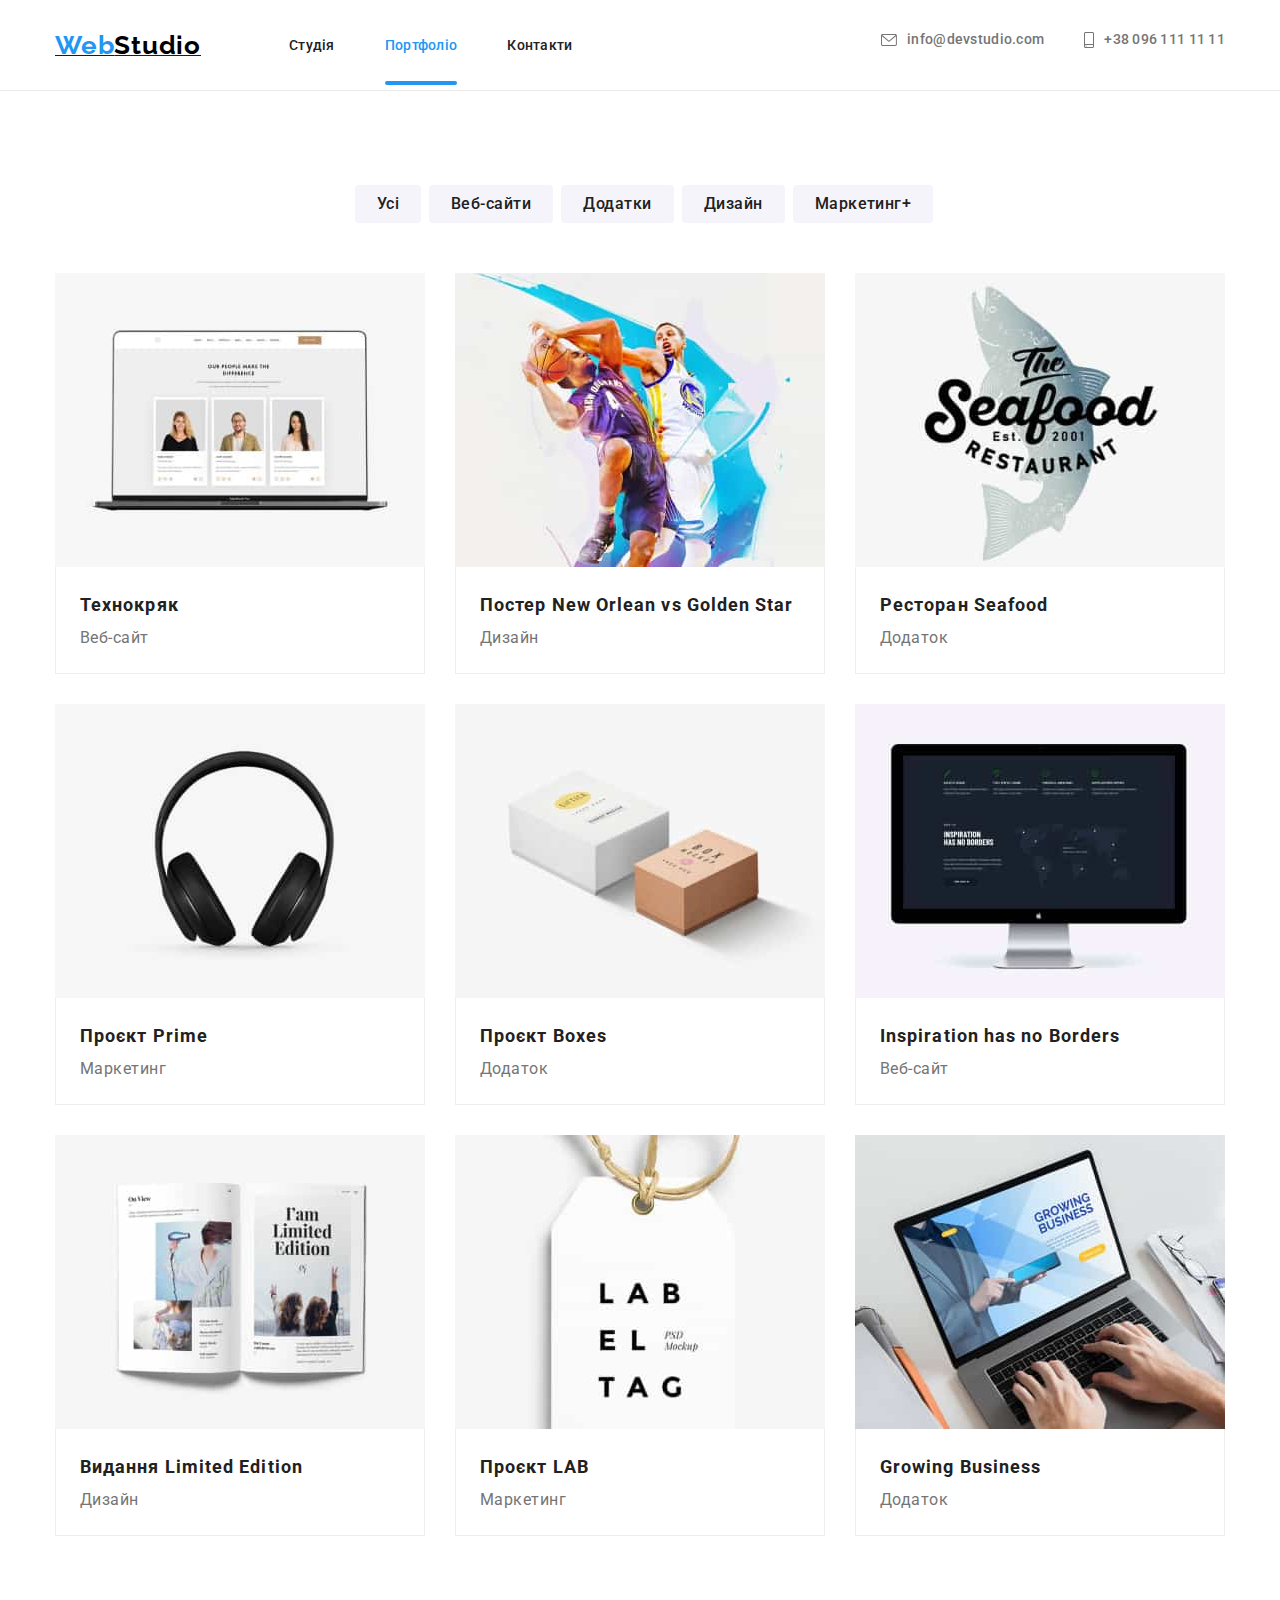
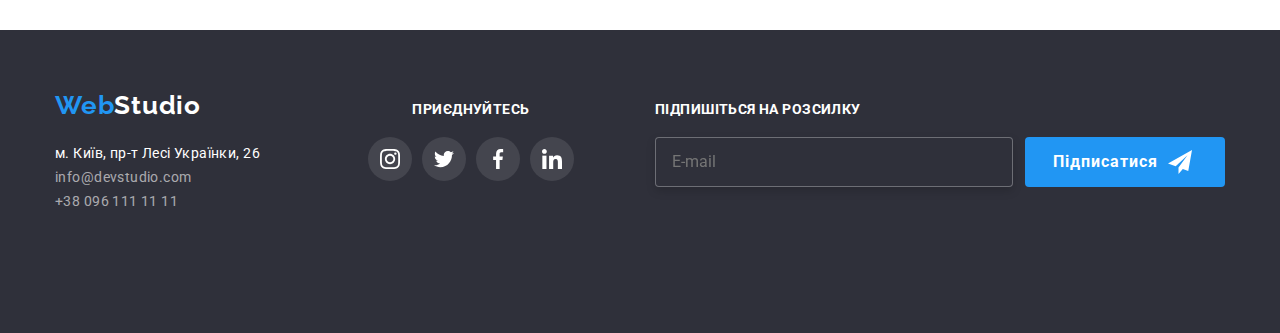
<file: portfolio.html>
<!DOCTYPE html>
<html lang="en">
<head>
    <meta charset="UTF-8">
    <meta http-equiv="X-UA-Compatible" content="IE=edge">
    <meta name="viewport" content="width=device-width, initial-scale=1.0">
    <title>WebStudio</title>
    <link href="https://fonts.googleapis.com/css2?family=Raleway:wght@700&family=Roboto:wght@400;500;700;900&display=swap"
        rel="stylesheet">
    <link rel="stylesheet" href="https://cdnjs.cloudflare.com/ajax/libs/modern-normalize/1.1.0/modern-normalize.min.css" />
    <link rel="stylesheet" href="./css/main.min.css"/>
    
</head>
<body>
    <!-- Шапка -->
<header class="header">
    <div class="container">
        <a href="/" ><span class="header__logo-web">Web</span><span class="header__logo-studio">Studio</span></a>
        <nav class="header__nav">
            <ul class="header__list list">
                <li class="header__item"><a class="header__link link list-active-link"
                        href="./index.html">Студія</a></li>
                <li class="header__item"><a class="header__link link current"
                        href="./portfolio.html">Портфоліо</a></li>
                <li class="header__item"><a class="header__link link" href="#">Контакти</a></li>
            </ul>
        </nav>
        <ul class="header__contacts list">
            <li><a class="header__mail link" href="mailto:info@devstudio.com">
                    <svg class="header__icon" width="16" height="12">
                        <use href="./img/icons.svg#icon-envelope"></use>
                    </svg> info@devstudio.com</a></li>
            <li><a class="header__tel link" href="tel:+380961111111">
                    <svg class="header__icon" width="10" height="16">
                        <use href="./img/icons.svg#icon-smartphone">

                        </use>
                    </svg>+38 096 111 11 11</a></li>
        </ul>
    </div>

</header>
    <main>
        <section class="portfolio">
            <div class="container">
                <h1 hidden>Портфолио</h1>
                
                <ul class="portfolio__menu">
                    <li><button class="button main-button" type="button">Усі</button> </li>
                    <li><button class="button main-button" type="button">Веб-сайти</button></li>
                    <li><button class="button main-button" type="button">Додатки</button></li>
                    <li><button class="button main-button" type="button">Дизайн</button></li>
                    <li><button class="button main-button" type="button">Маркетинг+</button></li>
                </ul>
                
                
                <ul class="portfolio__works works">
                    <li class="works__set">
                    
                        <div class="works__thumb">
                            <img src="./img/tehnokryak.jpg" alt="Експерты" width="370">
                            <div class="works__overlay">
                                <div class="works__overlay-text">
                                    <p class="works__text">Ресурс пропонує комплексні пропозиції з різним рівнем функціоналу та сервісів. Все
                                        це
                                        дозволить
                                        відвідувачу
                                        отримати
                                        вичерпні відомості про компанію чи приватну особу.
                                    </p>
                                </div>
                            </div>
                        </div>
                    
                        <div class="works__content">
                            <h2 class="works__pretitle">Технокряк</h2>
                            <p class="works__subtitle">Веб-сайт</p>
                        </div>
                    
                    
                    </li>
                    <li class="works__set">
                        <div class="works__thumb">
                            <img src="./img/Basketboll.jpg" alt="Баскетболисты" width="370">
                            <div class="works__overlay">
                                <div class="works__overlay-text">
                                    <p class="works__text">Ресурс пропонує комплексні пропозиції з різним рівнем функціоналу та сервісів. Все
                                        це
                                        дозволить
                                        відвідувачу
                                        отримати
                                        вичерпні відомості про компанію чи приватну особу.</p>
                                </div>
                            </div>
                    
                        </div>
                    
                        <div class="works__content">
                            <h2 class="works__pretitle">Постер New Orlean vs Golden Star</h2>
                            <p class="works__subtitle">Дизайн</p>
                        </div>
                    </li>
                    <li class="works__set">
                        <div class="works__thumb">
                            <img src="./img/restauran.jpg" alt="Ресторан" width="370">
                            <div class="works__overlay">
                    
                                <div class="works__overlay-text">
                                    <p class="works__text">Ресурс пропонує комплексні пропозиції з різним рівнем функціоналу та сервісів. Все
                                        це
                                        дозволить
                                        відвідувачу
                                        отримати
                                        вичерпні відомості про компанію чи приватну особу.</p>
                                </div>
                            </div>
                    
                        </div>
                    
                        <div class="works__content">
                            <h2 class="works__pretitle">Ресторан Seafood</h2>
                            <p class="works__subtitle">Додаток</p>
                        </div>
                    
                    </li>
                    <li class="works__set">
                        <div class="works__thumb">
                            <img src="./img/headphones.jpg" alt="Наушники" width="370">
                            <div class="works__overlay">
                                <div class="works__overlay-text">
                                    <p class="works__text">Ресурс пропонує комплексні пропозиції з різним рівнем функціоналу та сервісів. Все
                                        це
                                        дозволить
                                        відвідувачу
                                        отримати
                                        вичерпні відомості про компанію чи приватну особу.</p>
                                </div>
                    
                            </div>
                    
                        </div>
                    
                        <div class="works__content">
                            <h2 class="works__pretitle">Проєкт Prime</h2>
                            <p class="works__subtitle">Маркетинг</p>
                        </div>
                    
                    </li>
                    <li class="works__set">
                        <div class="works__thumb">
                            <img src="./img/boxes.jpg" alt="Две коробки" width="370">
                            <div class="works__overlay">
                    
                                <div class="works__overlay-text">
                                    <p class="works__text">Ресурс пропонує комплексні пропозиції з різним рівнем функціоналу та сервісів. Все
                                        це
                                        дозволить
                                        відвідувачу
                                        отримати
                                        вичерпні відомості про компанію чи приватну особу.</p>
                                </div>
                            </div>
                    
                        </div>
                    
                        <div class="works__content">
                            <h2 class="works__pretitle">Проєкт Boxes</h2>
                            <p class="works__subtitle">Додаток</p>
                        </div>
                    
                    </li>
                    <li class="works__set">
                        <div class="works__thumb">
                            <img src="./img/monitor.jpg" alt="Монитор" width="370">
                            <div class="works__overlay">
                                <div class="works__overlay-text">
                                    <p class="works__text">Ресурс пропонує комплексні пропозиції з різним рівнем функціоналу та сервісів. Все
                                        це
                                        дозволить
                                        відвідувачу
                                        отримати
                                        вичерпні відомості про компанію чи приватну особу.</p>
                                </div>
                    
                            </div>
                    
                        </div>
                    
                        <div class="works__content">
                            <h2 class="works__pretitle">Inspiration has no Borders</h2>
                            <p class="works__subtitle">Веб-сайт</p>
                        </div>
                    
                    </li>
                    <li class="works__set">
                        <div class="works__thumb">
                            <img src="./img/book.jpg" alt="Книга" width="370">
                            <div class="works__overlay">
                                <div class="works__overlay-text">
                                    <p class="works__text">Ресурс пропонує комплексні пропозиції з різним рівнем функціоналу та сервісів. Все
                                        це
                                        дозволить
                                        відвідувачу
                                        отримати
                                        вичерпні відомості про компанію чи приватну особу.</p>
                                </div>
                    
                            </div>
                    
                        </div>
                    
                        <div class="works__content">
                            <h2 class="works__pretitle">Видання Limited Edition</h2>
                            <p class="works__subtitle">Дизайн</p>
                        </div>
                    
                    </li>
                    <li class="works__set">
                        <div class="works__thumb">
                            <img src="./img/label.jpg" alt="Лейба" width="370">
                            <div class="works__overlay">
                                <div class="works__overlay-text">
                                    <p class="works__text">Ресурс пропонує комплексні пропозиції з різним рівнем функціоналу та сервісів. Все
                                        це
                                        дозволить
                                        відвідувачу
                                        отримати
                                        вичерпні відомості про компанію чи приватну особу.</p>
                                </div>
                    
                            </div>
                    
                        </div>
                    
                        <div class="works__content">
                            <h2 class="works__pretitle">Проєкт LAB</h2>
                            <p class="works__subtitle">Маркетинг</p>
                        </div>
                    
                    </li>
                    <li class="works__set">
                        <div class="works__thumb">
                            <img src="./img/computer.jpg" alt="Ноутбук" width="370">
                            <div class="works__overlay">
                                <div class="works__overlay-text">
                                    <p class="works__text">Ресурс пропонує комплексні пропозиції з різним рівнем функціоналу та сервісів. Все
                                        це
                                        дозволить
                                        відвідувачу
                                        отримати
                                        вичерпні відомості про компанію чи приватну особу.</p>
                                </div>
                            </div>
                    
                        </div>
                    
                        <div class="works__content">
                            <h2 class="works__pretitle">Growing Business</h2>
                            <p class="works__subtitle">Додаток</p>
                        </div>
                
                    </li>
                </ul>
        
            </div>
        
        </section>

    </main>
    
   

    <!-- Подвал -->
    <footer class="footer">
        <div class="container footer__container">
            <div class="footer__data data">
                <a href="/" class="data__logo-web logo-web link">Web<span class="data__studio">Studio</span></a>
                <address class="data__address">
                    <ul class="data__adress-list">
                        <li class="data__address-contacts">
                            <a class="data__address-map" href="https://goo.gl/maps/7HRLnux7PFmiZNjdA" target="_blank"
                                rel="noopener noreferrer nofollow">м. Київ, пр-т Лесі Українки, 26</a>
                        </li>
                        <li class="data__address-contacts">
                            <a class="data__address-item" href="mailto:info@devstudio.com">info@devstudio.com</a>
                        </li>
                        <li class="data__address-contacts">
                            <a class="data__address-item" href="tel:+380961111111">+38 096 111 11 11</a>
                        </li>
                    </ul>
                </address>
            </div>
    
            <div class="footer__social social">
                <h5 class="social__title">Приєднуйтесь</h5>
                <ul class="social__item">
    
                    <li class="social__network">
                        <a href="" class="social__link link">
                            <svg class="social__icon" width="20" height="20">
                                <use href="./img/icons.svg#icon-instagram"></use>
                            </svg>
                        </a>
                    </li>
                    <li class="social__network">
                        <a href="" class="social__link link">
                            <svg class="social__icon" width="20" height="20">
                                <use href="./img/icons.svg#icon-twitter"></use>
                            </svg>
                        </a>
                    </li>
                    <li class="social__network">
                        <a href="" class="social__link link">
                            <svg class="social__icon" width="20" height="20">
                                <use href="./img/icons.svg#icon-facebook"></use>
                            </svg>
                        </a>
                    </li>
                    <li class="social__network">
                        <a href="" class="social__link link">
                            <svg class="social__icon" width="20" height="20">
                                <use href="./img/icons.svg#icon-linkedin"></use>
                            </svg>
                        </a>
                    </li>
                </ul>
            </div>
    
            <div class="footer__form form">
                <p class="form__text">Підпишіться на розсилку</p>
                <form class="form__buttons">
                    <label for="footer-input"></label>
                    <input type="email" name="email" id="footer-input" class="form__input" placeholder="E-mail" required>
                    <button type="submit" class="form__button">
                        Підписатися
                        <svg class="form__icon" width="24" height="24">
                            <use href="./img/icons.svg#icon-send"></use>
                        </svg>
                    </button>
                </form>
    
            </div>
        </div>
    
    
    </footer>

</body>

</html>
</file>
<file: css/main.min.css>
h1,h2,h3,p{margin:0}img{display:block;max-width:100%;height:auto}body{font-family:"Roboto",sans-serif;background-color:#fff;color:#fff}*,*::after,*::before{-webkit-box-sizing:border-box;box-sizing:border-box}*{margin:0;padding:0}.list{text-decoration:none;list-style:none}.container{width:100%;padding-left:15px;padding-right:15px;margin:0 auto}@media screen and (max-width: 767px){.container{max-width:480px;width:100%}}@media screen and (min-width: 768px){.container{max-width:768px}}@media screen and (min-width: 1200px){.container{max-width:1200px}}.button{font-weight:700;font-size:16px;line-height:1.87;letter-spacing:.06em;color:#fff;-webkit-box-align:center;-ms-flex-align:center;align-items:center;text-align:center;background:#2196f3;font-family:inherit;padding:10px 32px;border-radius:4px;border:none;-webkit-transition:250ms cubic-bezier(0.4, 0, 0.2, 1);transition:250ms cubic-bezier(0.4, 0, 0.2, 1)}.logo-web{font-family:"Raleway",sans-serif;font-weight:700;font-size:26px;line-height:1.19;letter-spacing:.03em;color:#2196f3}.backdrop{position:fixed;top:0;right:0;bottom:0;left:0;background-color:rgba(0,0,0,.2);-webkit-transition:opacity 500ms,visibility 500ms;transition:opacity 500ms,visibility 500ms}.backdrop__modal{position:absolute;width:100vw;top:50%;left:50%;padding:40px;-webkit-transform:translate(-50%, -50%);transform:translate(-50%, -50%);-webkit-transition:-webkit-transform 1000ms;transition:-webkit-transform 1000ms;transition:transform 1000ms;transition:transform 1000ms, -webkit-transform 1000ms;background-color:#fff;-webkit-box-shadow:0px 1px 3px rgba(0,0,0,.12),0px 1px 1px rgba(0,0,0,.14),0px 2px 1px rgba(0,0,0,.2);box-shadow:0px 1px 3px rgba(0,0,0,.12),0px 1px 1px rgba(0,0,0,.14),0px 2px 1px rgba(0,0,0,.2);border-radius:4px}@media screen and (min-width: 480px){.backdrop__modal{width:450px;height:609px}}@media screen and (min-width: 1200px){.backdrop__modal{width:528px;height:581px}}.backdrop__close-sign{position:absolute;display:-webkit-box;display:-ms-flexbox;display:flex;-webkit-box-pack:center;-ms-flex-pack:center;justify-content:center;-webkit-box-align:center;-ms-flex-align:center;align-items:center;cursor:pointer;width:30px;height:30px;top:8px;right:8px;border-radius:50%;border:1px solid rgba(0,0,0,.2);background-color:#fff;-webkit-transition:250ms cubic-bezier(0.4, 0, 0.2, 1);transition:250ms cubic-bezier(0.4, 0, 0.2, 1)}.backdrop__icon{-webkit-transition:250ms cubic-bezier(0.4, 0, 0.2, 1);transition:250ms cubic-bezier(0.4, 0, 0.2, 1)}.backdrop__close-sign:hover svg,.backdrop__close-sign:focus svg{fill:#2196f3}.is-hidden{visibility:hidden;opacity:0;pointer-events:none}.form__modal-text{font-weight:700;font-size:20px;line-height:23px;text-align:center;letter-spacing:.03em;margin-bottom:12px;color:#212121}.form__modal-label{display:-webkit-box;display:-ms-flexbox;display:flex;font-size:12px;color:#757575;font-weight:400;margin-bottom:4px}.form__modal-input{width:100%;height:40px;border:1px solid rgba(33,33,33,.2);border-radius:4px;padding-left:40px;cursor:pointer;outline-style:none;-webkit-transition:250ms cubic-bezier(0.4, 0, 0.2, 1);transition:250ms cubic-bezier(0.4, 0, 0.2, 1)}.form__modal-input:focus+.form__modal-icon{fill:#188ce8}.form__modal-input:focus{border:1px solid #188ce8;border-color:#188ce8}.form__textarea:focus{border:1px solid #188ce8;border-color:#188ce8}.form__wrapper{width:100%;position:relative;margin-bottom:10px}.form__modal-icon{position:absolute;left:15px;top:50%;bottom:50%;-webkit-transform:translateY(-50%);transform:translateY(-50%);fill:#212121;-webkit-transition:250ms cubic-bezier(0.4, 0, 0.2, 1);transition:250ms cubic-bezier(0.4, 0, 0.2, 1)}.form__textarea{width:100%;height:120px;border:1px solid rgba(33,33,33,.2);border-radius:4px;font-size:12px;color:#757575;resize:none;padding:12px 16px;outline-style:none;margin-bottom:20px;-webkit-transition:250ms cubic-bezier(0.4, 0, 0.2, 1);transition:250ms cubic-bezier(0.4, 0, 0.2, 1)}.form__textarea::-webkit-input-placeholder{font-size:12px;line-height:1.1666666667;letter-spacing:.01em;color:rgba(117,117,117,.5)}.form__textarea::-moz-placeholder{font-size:12px;line-height:1.1666666667;letter-spacing:.01em;color:rgba(117,117,117,.5)}.form__textarea:-ms-input-placeholder{font-size:12px;line-height:1.1666666667;letter-spacing:.01em;color:rgba(117,117,117,.5)}.form__textarea::-ms-input-placeholder{font-size:12px;line-height:1.1666666667;letter-spacing:.01em;color:rgba(117,117,117,.5)}.form__textarea::placeholder{font-size:12px;line-height:1.1666666667;letter-spacing:.01em;color:rgba(117,117,117,.5)}.form__checkbox-input{position:absolute;width:1px;height:1px;margin:-1px;border:0;padding:0;clip:rect(0 0 0 0);overflow:hidden}.form__checkbox-terms{color:#2196f3;text-decoration:underline;text-underline-position:under;margin-left:7px}.form__checkbox-label{display:-webkit-box;display:-ms-flexbox;display:flex;-webkit-box-align:center;-ms-flex-align:center;align-items:center;font-size:12px;line-height:1.71;letter-spacing:.03em;color:#757575;margin-bottom:20px}.form__checkbox-icon{display:inline-block;-webkit-box-align:center;-ms-flex-align:center;align-items:center;width:16px;height:15px;border:2px solid #212121;background-color:#fff;-webkit-box-shadow:0px 1px 3px rgba(0,0,0,.12),0px 1px 1px rgba(0,0,0,.14),0px 2px 1px rgba(0,0,0,.2);box-shadow:0px 1px 3px rgba(0,0,0,.12),0px 1px 1px rgba(0,0,0,.14),0px 2px 1px rgba(0,0,0,.2);border-radius:4px;margin-right:7px;margin-left:14px;-webkit-transition:250ms cubic-bezier(0.4, 0, 0.2, 1);transition:250ms cubic-bezier(0.4, 0, 0.2, 1)}.form__checkbox-input:checked+.form__checkbox-icon{border-color:rgba(0,0,0,0);background-color:#2196f3;background-image:url("../img/terms-icon.svg");background-size:contain;background-repeat:no-repeat;background-position:50% 50%}.form__modal-button{width:200px;height:50px;cursor:pointer;font-weight:700;font-size:16px;line-height:1.87;letter-spacing:.06em;color:#fff;-webkit-box-align:center;-ms-flex-align:center;align-items:center;text-align:center;background:#2196f3;font-family:inherit;border-radius:4px;border:none;display:block;margin:0 auto;padding:10px 52px;-webkit-transition:250ms cubic-bezier(0.4, 0, 0.2, 1);transition:250ms cubic-bezier(0.4, 0, 0.2, 1)}.form__modal-button:hover,.form__modal-button:focus{background-color:#188ce8}.header{border-bottom:1px solid #ececec;padding-top:16px;padding-bottom:16px}@media screen and (min-width: 1200px){.header{padding:0}}.logo{text-decoration:none}@media screen and (max-width: 767px){.header__nav{display:none}}@media screen and (min-width: 768px){.header__nav{display:-webkit-box;display:-ms-flexbox;display:flex;margin-left:88px}}@media screen and (min-width: 1200px){.header__nav{max-width:259px;display:-webkit-box;display:-ms-flexbox;display:flex;-webkit-box-align:center;-ms-flex-align:center;align-items:center}}.header .container{display:-webkit-box;display:-ms-flexbox;display:flex;-webkit-box-align:center;-ms-flex-align:center;align-items:center}.header__list{display:-webkit-box;display:-ms-flexbox;display:flex}@media screen and (min-width: 768px){.header__list{margin:0}}.header__item:not(:first-child){margin-left:50px;-webkit-box-align:center;-ms-flex-align:center;align-items:center}.header__logo-web{font-family:"Raleway",sans-serif;font-weight:700;font-size:26px;line-height:1.19;letter-spacing:.03em;color:#2196f3;text-decoration:none}.header__logo-studio{font-family:"Raleway",sans-serif;font-weight:700;font-size:26px;line-height:1.19;letter-spacing:.03em;color:#000;text-decoration:none}.header__link:hover,.header__link:focus{color:#2196f3}.header__link.current{color:#2196f3;position:relative}.header__link{position:relative;font-weight:500;font-size:14px;line-height:1.14;letter-spacing:.02em;color:#212121;-webkit-transition:color 250ms cubic-bezier(0.4, 0, 0.2, 1);transition:color 250ms cubic-bezier(0.4, 0, 0.2, 1);text-decoration:none}.current::after{position:absolute;content:"";display:block;width:100%;height:4px;border-radius:2px;background:#2196f3;left:0;bottom:-32px}@media screen and (min-width: 768px){.current::after{bottom:-24px}}@media screen and (min-width: 1200px){.current::after{bottom:-32px}}@media screen and (max-width: 767px){.header__contacts{display:none}}@media screen and (min-width: 768px){.header__contacts{display:-webkit-box;display:-ms-flexbox;display:flex;-webkit-box-orient:vertical;-webkit-box-direction:normal;-ms-flex-direction:column;flex-direction:column;margin-left:auto}}@media screen and (min-width: 1200px){.header__contacts{display:-webkit-box;display:-ms-flexbox;display:flex;-webkit-box-orient:horizontal;-webkit-box-direction:normal;-ms-flex-direction:row;flex-direction:row;padding-top:32px;padding-bottom:32px}}.header__mail{display:-webkit-box;display:-ms-flexbox;display:flex;font-weight:500;font-size:12px;line-height:1.14;letter-spacing:.02em;color:#757575;-webkit-box-align:center;-ms-flex-align:center;align-items:center;-webkit-transition:color 250ms cubic-bezier(0.4, 0, 0.2, 1);transition:color 250ms cubic-bezier(0.4, 0, 0.2, 1);text-decoration:none}@media screen and (min-width: 768px){.header__mail{font-size:12px;margin-bottom:10px}}@media screen and (min-width: 1200px){.header__mail{font-size:14px;margin-right:40px}}.header__tel{display:-webkit-box;display:-ms-flexbox;display:flex;font-weight:500;font-size:12px;line-height:1.14;letter-spacing:.02em;color:#757575;-webkit-transition:color 250ms cubic-bezier(0.4, 0, 0.2, 1);transition:color 250ms cubic-bezier(0.4, 0, 0.2, 1);text-decoration:none}@media screen and (min-width: 768px){.header__tel{font-size:12px}}@media screen and (min-width: 1200px){.header__tel{font-size:14px}}.header__mail:hover,.header__mail:focus,.header__tel:hover,.header__tel:focus{color:#2196f3}.header__icon{margin-right:10px;fill:currentColor}.hero{background:#2f303a;padding-top:118px;padding-bottom:118px;margin:0 auto;text-align:center;background-repeat:no-repeat;background-position:50% 50%;background-size:cover;max-width:1600px;background-image:-webkit-gradient(linear, left top, left bottom, from(rgba(47, 48, 58, 0.4)), to(rgba(47, 48, 58, 0.4))),url(../img/hero/img_mob1x.jpg);background-image:linear-gradient(rgba(47, 48, 58, 0.4), rgba(47, 48, 58, 0.4)),url(../img/hero/img_mob1x.jpg)}@media(min-device-pixel-ratio: 2),(-webkit-min-device-pixel-ratio: 2),(min-resolution: 192dpi),(min-resolution: 2dppx){.hero{background-image:-webkit-gradient(linear, left top, left bottom, from(rgba(47, 48, 58, 0.4)), to(rgba(47, 48, 58, 0.4))),url(../img/hero/img_mob2x.jpg);background-image:linear-gradient(rgba(47, 48, 58, 0.4), rgba(47, 48, 58, 0.4)),url(../img/hero/img_mob2x.jpg)}}@media screen and (min-width: 768px){.hero{background-image:-webkit-gradient(linear, left top, left bottom, from(rgba(47, 48, 58, 0.4)), to(rgba(47, 48, 58, 0.4))),url(../img/hero/img_tab1x.jpg);background-image:linear-gradient(rgba(47, 48, 58, 0.4), rgba(47, 48, 58, 0.4)),url(../img/hero/img_tab1x.jpg)}}@media screen and (min-width: 768px)and (min-device-pixel-ratio: 2),screen and (min-width: 768px)and (-webkit-min-device-pixel-ratio: 2),screen and (min-width: 768px)and (min-resolution: 192dpi),screen and (min-width: 768px)and (min-resolution: 2dppx){.hero{background-image:-webkit-gradient(linear, left top, left bottom, from(rgba(47, 48, 58, 0.4)), to(rgba(47, 48, 58, 0.4))),url(../img/hero/img_tab2x.jpg);background-image:linear-gradient(rgba(47, 48, 58, 0.4), rgba(47, 48, 58, 0.4)),url(../img/hero/img_tab2x.jpg)}}@media screen and (min-width: 1200px){.hero{background-image:-webkit-gradient(linear, left top, left bottom, from(rgba(47, 48, 58, 0.4)), to(rgba(47, 48, 58, 0.4))),url(../img/hero/img_desk1x.jpg);background-image:linear-gradient(rgba(47, 48, 58, 0.4), rgba(47, 48, 58, 0.4)),url(../img/hero/img_desk1x.jpg)}}@media screen and (min-width: 1200px)and (min-device-pixel-ratio: 2),screen and (min-width: 1200px)and (-webkit-min-device-pixel-ratio: 2),screen and (min-width: 1200px)and (min-resolution: 192dpi),screen and (min-width: 1200px)and (min-resolution: 2dppx){.hero{background-image:-webkit-gradient(linear, left top, left bottom, from(rgba(47, 48, 58, 0.4)), to(rgba(47, 48, 58, 0.4))),url(../img/hero/img_desk2x.jpg);background-image:linear-gradient(rgba(47, 48, 58, 0.4), rgba(47, 48, 58, 0.4)),url(../img/hero/img_desk2x.jpg)}}@media screen and (min-width: 1200px)and (min-width: 1200px){.hero{padding-top:200px;padding-bottom:200px}}.hero__title{font-weight:900;line-height:1.36;letter-spacing:.06em;text-align:center;text-transform:uppercase;color:#fff;margin-bottom:30px}@media screen and (max-width: 1199px){.hero__title{font-size:26px}}@media screen and (min-width: 1200px){.hero__title{font-size:44px}}.section{background:#fff;padding-top:94px;padding-bottom:94px}.section__schedule{display:-webkit-box;display:-ms-flexbox;display:flex;-ms-flex-wrap:wrap;flex-wrap:wrap;gap:30px}.section__merit{-ms-flex-preferred-size:calc((100% - 90px)/4);flex-basis:calc((100% - 90px)/4)}.section__icon{height:120px;background:#f5f4fa;border-radius:4px;padding-top:25px;padding-bottom:25px;margin-bottom:30px}@media screen and (min-width: 480px){.section__icon{width:450px}}@media screen and (min-width: 768px){.section__icon{max-width:354px}}@media screen and (min-width: 1200px){.section__icon{max-width:270px}}.section__title{font-weight:700;font-size:14px;line-height:1.14;letter-spacing:.03em;text-transform:uppercase;color:#212121;margin-bottom:10px;-webkit-box-pack:center;-ms-flex-pack:center;justify-content:center;-ms-flex-line-pack:center;align-content:center;-webkit-box-align:center;-ms-flex-align:center;align-items:center}@media screen and (max-width: 767px){.section__title{text-align:center}}.section__text{font-size:14px;line-height:1.71;letter-spacing:.03em;color:#757575}.about{background:#fff;padding-bottom:94px}@media screen and (max-width: 1199px){.about{display:none}}@media screen and (min-width: 1200px){.about{display:block}}.about__options{list-style:none;display:-webkit-box;display:-ms-flexbox;display:flex;-ms-flex-wrap:wrap;flex-wrap:wrap;gap:30px}.about__proposal{-ms-flex-preferred-size:calc((100% - 60px)/3);flex-basis:calc((100% - 60px)/3)}.about__title{font-weight:700;font-size:36px;line-height:1.16;text-align:center;letter-spacing:.03em;color:#212121;margin-bottom:50px}.about__thumb{position:relative}.about__desk{font-family:"Roboto",sans-serif;font-weight:700;font-size:14px;line-height:1.1428571429;text-align:center;letter-spacing:.03em;text-transform:uppercase;color:#fff;width:100%;background-color:rgba(47,48,58,.8);padding-top:27px;padding-bottom:27px;position:absolute;left:0;bottom:0}.about__mobil{font-family:"Roboto",sans-serif;font-weight:700;font-size:14px;line-height:1.14;text-align:center;letter-spacing:.03em;text-transform:uppercase;width:100%;height:70px;padding-top:27px;padding-bottom:27px;background-color:rgba(47,48,58,.8);position:absolute;left:0;bottom:0}.about__design{font-family:"Roboto",sans-serif;font-weight:700;font-size:14px;line-height:1.14;text-align:center;letter-spacing:.03em;text-transform:uppercase;width:100%;background-color:rgba(47,48,58,.8);padding-top:27px;padding-bottom:27px;position:absolute;left:0;bottom:0}.team{background:#f5f4fa;padding:60px 15px;display:-webkit-box;display:-ms-flexbox;display:flex}@media screen and (min-width: 1200px){.team{padding:94px 15px}}@media screen and (min-width: 768px)and (max-width: 1199px){.team__cards{display:-webkit-box;display:-ms-flexbox;display:flex;-ms-flex-wrap:wrap;flex-wrap:wrap;-ms-flex-preferred-size:calc((100% - 60px)/2);flex-basis:calc((100% - 60px)/2);gap:30px}}@media screen and (min-width: 1200px){.team__cards{display:-webkit-box;display:-ms-flexbox;display:flex;-ms-flex-preferred-size:calc((100% - 120px)/4);flex-basis:calc((100% - 120px)/4);gap:30px}}.team__item{background-color:#fff;margin-bottom:30px;text-align:center;padding-bottom:24px;border-radius:0px 0px 4px 4px;-webkit-box-shadow:0px 1px 3px rgba(0,0,0,.12),0px 1px 1px rgba(0,0,0,.14),0px 2px 1px rgba(0,0,0,.2);box-shadow:0px 1px 3px rgba(0,0,0,.12),0px 1px 1px rgba(0,0,0,.14),0px 2px 1px rgba(0,0,0,.2)}@media screen and (min-width: 768px){.team__item{-ms-flex-preferred-size:calc((100% - 30px)/2);flex-basis:calc((100% - 30px)/2);margin-bottom:0}}@media screen and (min-width: 1200px){.team__item{padding-bottom:30px}}.team__title{font-weight:700;font-size:36px;line-height:1.16;text-align:center;letter-spacing:.03em;color:#212121;margin-bottom:50px}.team__pretitle{font-weight:500;font-size:16px;line-height:1.18;letter-spacing:.03em;color:#212121;margin-top:30px;margin-bottom:10px}.team__text{font-size:16px;line-height:1.18;letter-spacing:.03em;color:#757575;margin-bottom:16px}.team__social-list{display:-webkit-box;display:-ms-flexbox;display:flex;-webkit-box-pack:center;-ms-flex-pack:center;justify-content:center;margin-top:16px;list-style:none}.team__social-item{width:44px;height:44px;margin-right:10px}.team__social-item:last-child{margin-right:0}.team__social-link{width:100%;height:100%;display:-webkit-box;display:-ms-flexbox;display:flex;-webkit-box-align:center;-ms-flex-align:center;align-items:center;-webkit-box-pack:center;-ms-flex-pack:center;justify-content:center;background-color:#fff;border-radius:50%;color:#afb1b8;-webkit-transition:background-color 250ms cubic-bezier(0.4, 0, 0.2, 1);transition:background-color 250ms cubic-bezier(0.4, 0, 0.2, 1)}.team__social-icon{fill:currentColor;-webkit-transition:fill 250ms cubic-bezier(0.4, 0, 0.2, 1);transition:fill 250ms cubic-bezier(0.4, 0, 0.2, 1)}.team__social-link:hover,.team__social-link:focus{background-color:#2196f3}.team__social-link:hover .team__social-icon,.team__social-link:focus .team__social-icon{fill:#fff}.clients{padding-top:60px;padding-bottom:60px}@media screen and (min-width: 1200px){.clients{padding-top:94px;padding-bottom:94px}}.client__title{font-family:"Roboto",sans-serif;font-style:normal;font-weight:700;font-size:28px;line-height:.8484848485;text-align:center;letter-spacing:.03em;color:#212121;margin-bottom:30px}@media screen and (min-width: 1200px){.client__title{font-size:36px;line-height:1.1666666667;margin-bottom:50px}}.client__list{display:-webkit-box;display:-ms-flexbox;display:flex;-ms-flex-wrap:wrap;flex-wrap:wrap;gap:30px;-webkit-box-pack:center;-ms-flex-pack:center;justify-content:center}.client__link{width:210px;height:92px;-webkit-box-align:center;-ms-flex-align:center;align-items:center;-webkit-box-pack:center;-ms-flex-pack:center;justify-content:center;display:-webkit-box;display:-ms-flexbox;display:flex;color:#afb1b8;border-radius:4px;border:1px solid #afb1b8;cursor:pointer;-webkit-transition:250ms cubic-bezier(0.4, 0, 0.2, 1);transition:250ms cubic-bezier(0.4, 0, 0.2, 1)}@media screen and (min-width: 768px){.client__link{width:226px}}@media screen and (min-width: 1200px){.client__link{width:170px}}.client__icon{fill:currentColor;width:106px;height:60px;-webkit-transition:250ms cubic-bezier(0.4, 0, 0.2, 1);transition:250ms cubic-bezier(0.4, 0, 0.2, 1)}.client__link:hover,.client__link:focus{border:1px solid #2196f3}.client__link:hover .client__icon,.client__link:focus .client__icon{fill:#2196f3}.footer{background:#2f303a;padding:60px 0 60px 0}.footer__container{display:-webkit-box;display:-ms-flexbox;display:flex;-webkit-box-orient:vertical;-webkit-box-direction:normal;-ms-flex-direction:column;flex-direction:column;text-align:center}@media screen and (min-width: 768px){.footer__container{display:-webkit-box;display:-ms-flexbox;display:flex;-webkit-box-orient:horizontal;-webkit-box-direction:normal;-ms-flex-direction:row;flex-direction:row;-ms-flex-wrap:wrap;flex-wrap:wrap;-ms-flex-pack:distribute;justify-content:space-around;-webkit-box-align:baseline;-ms-flex-align:baseline;align-items:baseline}}@media screen and (min-width: 1200px){.footer__container{display:-webkit-box;display:-ms-flexbox;display:flex;-webkit-box-pack:justify;-ms-flex-pack:justify;justify-content:space-between;-webkit-box-align:baseline;-ms-flex-align:baseline;align-items:baseline;-webkit-box-orient:horizontal;-webkit-box-direction:normal;-ms-flex-direction:row;flex-direction:row}}.footer__data{margin-bottom:60px;text-align:center}@media screen and (min-width: 768px){.footer__data{display:-webkit-box;display:-ms-flexbox;display:flex;-webkit-box-orient:vertical;-webkit-box-direction:normal;-ms-flex-direction:column;flex-direction:column;width:232px;text-align:left;margin-bottom:60px}}.data__logo-web{font-weight:700;font-size:24px;line-height:1.19;letter-spacing:.03em;color:#2196f3;text-decoration:none}@media screen and (min-width: 1200px){.data__logo-web{font-size:26px}}.data__studio{font-weight:700;font-size:24px;line-height:1.19;letter-spacing:.03em;color:#fff}@media screen and (min-width: 768px){.data__studio{text-align:left}}@media screen and (min-width: 1200px){.data__studio{font-size:26px}}.data__adress-list{list-style:none;margin-top:20px}.data__address-map{font-style:normal;font-weight:400;font-size:14px;line-height:24px;letter-spacing:.03em;color:#fff;text-decoration:none;-webkit-transition:250ms cubic-bezier(0.4, 0, 0.2, 1);transition:250ms cubic-bezier(0.4, 0, 0.2, 1)}.data__address-item{font-style:normal;font-weight:400;font-size:14px;line-height:24px;letter-spacing:.03em;text-decoration:none;color:rgba(255,255,255,.6);-webkit-transition:250ms cubic-bezier(0.4, 0, 0.2, 1);transition:250ms cubic-bezier(0.4, 0, 0.2, 1)}.data__address-map:hover,.data__address-map:focus{color:#2196f3}.data__address-item:hover,.data__address-item:focus{color:#2196f3}.data__address-contacts:not(last-child){margin-bottom:9px}@media screen and (min-width: 768px){.data__address-contacts:not(last-child){margin:0}}.footer__social{margin-bottom:60px}@media screen and (min-width: 768px){.footer__social{display:-webkit-box;display:-ms-flexbox;display:flex;-webkit-box-orient:vertical;-webkit-box-direction:normal;-ms-flex-direction:column;flex-direction:column}}.social__item{display:-webkit-box;display:-ms-flexbox;display:flex;-webkit-box-pack:center;-ms-flex-pack:center;justify-content:center}.social__network{width:44px;height:44px;margin-right:10px;list-style:none}.social__network:last-child{margin-right:0}.social__link{width:100%;height:100%;display:-webkit-box;display:-ms-flexbox;display:flex;-webkit-box-align:center;-ms-flex-align:center;align-items:center;-webkit-box-pack:center;-ms-flex-pack:center;justify-content:center;border-radius:50%;background-color:rgba(255,255,255,.1);color:#fff;-webkit-transition:background-color 250ms cubic-bezier(0.4, 0, 0.2, 1);transition:background-color 250ms cubic-bezier(0.4, 0, 0.2, 1)}.social__icon{fill:currentColor}.social__link:hover,.social__link:focus{background-color:#2196f3}.social__title{font-family:"Roboto",sans-serif;font-style:normal;font-weight:700;font-size:14px;line-height:1.1428571429;letter-spacing:.03em;text-transform:uppercase;color:#fff;margin-bottom:20px}@media screen and (min-width: 768px){.social__title{text-align:center}}.footer__form{margin-right:0;margin-left:0}@media screen and (min-width: 768px){.footer__form{display:block;-webkit-box-orient:vertical;-webkit-box-direction:normal;-ms-flex-direction:column;flex-direction:column;-webkit-box-align:center;-ms-flex-align:center;align-items:center;text-align:center;-ms-flex-line-pack:center;align-content:center;margin:0 auto}}@media screen and (min-width: 1200px){.footer__form{margin:0}}.form__input{display:block;max-width:450px;height:50px;background-color:#2f303a;border:1px solid rgba(255,255,255,.3);margin-bottom:20px;-webkit-filter:drop-shadow(0px 4px 4px rgba(0, 0, 0, 0.15));filter:drop-shadow(0px 4px 4px rgba(0, 0, 0, 0.15));border-radius:4px;-webkit-transition:250ms cubic-bezier(0.4, 0, 0.2, 1);transition:250ms cubic-bezier(0.4, 0, 0.2, 1)}@media screen and (min-width: 768px){.form__input{width:450px;height:50px;margin-bottom:20px}}@media screen and (min-width: 1200px){.form__input{width:358px}}.form__input:focus{border:1px solid #188ce8;border-color:#188ce8}.form__buttons [placeholder]{padding-left:16px;color:rgba(255,255,255,.6)}.form__buttons{display:-webkit-box;display:-ms-flexbox;display:flex;-webkit-box-orient:vertical;-webkit-box-direction:normal;-ms-flex-direction:column;flex-direction:column}@media screen and (min-width: 768px){.form__buttons{-webkit-box-align:center;-ms-flex-align:center;align-items:center}}@media screen and (min-width: 1200px){.form__buttons{-webkit-box-align:start;-ms-flex-align:start;align-items:flex-start;-webkit-box-orient:horizontal;-webkit-box-direction:normal;-ms-flex-direction:row;flex-direction:row}}.form__button{display:-webkit-box;display:-ms-flexbox;display:flex;-webkit-box-align:center;-ms-flex-align:center;align-items:center;margin:0 auto;width:200px;height:50px;cursor:pointer;font-weight:700;font-size:16px;line-height:1.87;letter-spacing:.06em;color:#fff;text-align:center;background:#2196f3;font-family:inherit;border-radius:4px;border:none;padding:10px 8px 10px 28px;-webkit-transition:250ms cubic-bezier(0.4, 0, 0.2, 1);transition:250ms cubic-bezier(0.4, 0, 0.2, 1)}@media screen and (min-width: 768px){.form__button{margin:0}}@media screen and (min-width: 1200px){.form__button{margin-left:12px}}.form__icon{margin-left:10px}.form__text{font-family:"Roboto",sans-serif;font-style:normal;font-weight:700;font-size:14px;line-height:1.1428571429;letter-spacing:.03em;text-transform:uppercase;color:#fff;margin-bottom:20px}@media screen and (min-width: 1200px){.form__text{text-align:left}}.form__button:hover,.form__button:focus{background-color:#188ce8}.portfolio{background:#fff;padding-top:94px;padding-bottom:94px}.main-button{font-weight:500;font-size:16px;line-height:1.62;letter-spacing:.03em;color:#212121;background-color:#f5f4fa;padding:6px 22px;-webkit-transition:background-color 250ms cubic-bezier(0.4, 0, 0.2, 1),color 250ms cubic-bezier(0.4, 0, 0.2, 1);transition:background-color 250ms cubic-bezier(0.4, 0, 0.2, 1),color 250ms cubic-bezier(0.4, 0, 0.2, 1)}.portfolio__menu{display:-webkit-box;display:-ms-flexbox;display:flex;margin-bottom:50px;-webkit-box-pack:center;-ms-flex-pack:center;justify-content:center;list-style:none}.main-button:not(first-child){margin-left:8px}.button:hover,.button:focus{background-color:#188ce8}.button{cursor:pointer}.main-button:hover,.main-button:focus{background-color:#188ce8;color:#fff;-webkit-box-shadow:0px 3px 1px rgba(0,0,0,.1),0px 1px 2px rgba(0,0,0,.08),0px 2px 2px rgba(0,0,0,.12);box-shadow:0px 3px 1px rgba(0,0,0,.1),0px 1px 2px rgba(0,0,0,.08),0px 2px 2px rgba(0,0,0,.12)}.portfolio__works{display:-webkit-box;display:-ms-flexbox;display:flex;-ms-flex-wrap:wrap;flex-wrap:wrap;gap:30px;list-style:none}.works__set{-ms-flex-preferred-size:calc((100% - 60px)/3);flex-basis:calc((100% - 60px)/3);cursor:pointer;-webkit-transition:250ms cubic-bezier(0.4, 0, 0.2, 1);transition:250ms cubic-bezier(0.4, 0, 0.2, 1)}.works__set:hover,.works__set:focus{-webkit-box-shadow:0px 1px 1px rgba(0,0,0,.12),0px 4px 4px rgba(0,0,0,.06),1px 4px 6px rgba(0,0,0,.16);box-shadow:0px 1px 1px rgba(0,0,0,.12),0px 4px 4px rgba(0,0,0,.06),1px 4px 6px rgba(0,0,0,.16)}.works__pretitle{font-weight:700;font-size:18px;line-height:2;letter-spacing:.06em;color:#212121}.works__subtitle{font-size:16px;line-height:1.87;letter-spacing:.03em;color:#757575}.works__thumb{position:relative;width:370px;height:294px;overflow:hidden}.works__overlay-text{position:absolute;top:63px;left:24px;width:322px;height:168px}.works__overlay{position:absolute;top:0;left:0;width:100%;height:100%;background-color:rgba(33,150,243,.9);-webkit-transform:translateY(100%);transform:translateY(100%);-webkit-transition:250ms cubic-bezier(0.4, 0, 0.2, 1);transition:250ms cubic-bezier(0.4, 0, 0.2, 1)}.works__set:hover .works__overlay,.works__set:focus .works__overlay{-webkit-transform:translateY(0);transform:translateY(0)}.works__text{position:absolute;font-family:"Roboto",sans-serif;font-style:normal;font-weight:400;font-size:18px;line-height:28px;letter-spacing:.03em;color:#fff}.works__content{padding:20px 24px;border-right:1px solid #eee;border-bottom:1px solid #eee;border-left:1px solid #eee}.menu{display:-webkit-box;display:-ms-flexbox;display:flex;padding:0;list-style:none}@media(max-width: 767px){.menu{display:none}}.menu .link{padding:10px;color:inherit;text-decoration:none}.menu .link:hover,.menu .link:focus{text-decoration:underline}.menu-toggle{min-height:40px;min-width:40px;display:-webkit-box;display:-ms-flexbox;display:flex;-webkit-box-align:center;-ms-flex-align:center;align-items:center;-webkit-box-pack:justify;-ms-flex-pack:justify;justify-content:space-between;margin-left:auto;padding:0;background-color:rgba(0,0,0,0);cursor:pointer;border:none;border-radius:50%;outline:none}@media(min-width: 768px){.menu-toggle{display:none}}.menu-toggle:hover,.menu-toggle:focus{background-color:rgba(0,0,0,.2)}.menu-container{position:fixed;top:0;left:0;display:-webkit-box;display:-ms-flexbox;display:flex;-webkit-box-orient:vertical;-webkit-box-direction:normal;-ms-flex-direction:column;flex-direction:column;width:100vw;height:100vh;padding:32px;background-color:#fff;-webkit-box-shadow:0px 4px 8px rgba(0,0,0,.04),0px 2px 4px rgba(0,0,0,.08),0px 1px 3px rgba(0,0,0,.16);box-shadow:0px 4px 8px rgba(0,0,0,.04),0px 2px 4px rgba(0,0,0,.08),0px 1px 3px rgba(0,0,0,.16);z-index:999;-webkit-transform:translateX(100%);transform:translateX(100%);-webkit-transition:-webkit-transform 250ms ease-in-out;transition:-webkit-transform 250ms ease-in-out;transition:transform 250ms ease-in-out;transition:transform 250ms ease-in-out, -webkit-transform 250ms ease-in-out}.menu-container.is-open{-webkit-transform:translateX(0);transform:translateX(0)}.menu-container .menu-toggle{position:absolute;top:16px;right:16px;color:#212121}.mobile-menu{list-style:none;margin-bottom:auto}.mobile-menu .link{display:block;padding:10px;text-decoration:none}.list{text-decoration:none}.mobile-socials{display:-webkit-box;display:-ms-flexbox;display:flex;gap:20px;position:relative;-ms-flex-wrap:wrap;flex-wrap:wrap}.mobile-socials-item{position:relative}.mobile-socials-item:not(:first-child)::before{content:"";position:absolute;display:block;width:1px;height:22px;top:0;left:-10px;background-color:rgba(33,33,33,.2)}.mobile-menu-link{font-family:"Roboto",sans-serif;font-style:normal;font-weight:500;font-size:40px;line-height:1.175;letter-spacing:.02em;color:#212121}.mobile-menu-link.current{color:#2196f3}.mobile-menu-link:hover{fill:#2196f3}.mobile-item:first-child{margin-bottom:32px}.mobile-item:last-child{margin-bottom:64px}.mobile-contacts-link-tel{font-family:"Roboto",sans-serif;font-style:normal;font-weight:500;font-size:31px;line-height:1.1764705882;letter-spacing:.02em;text-decoration:none;color:#2196f3}.mobile-contacts-link{font-family:"Roboto",sans-serif;font-style:normal;font-weight:500;font-size:24px;line-height:1.1666666667;letter-spacing:.02em;text-decoration:none;color:#757575;margin-bottom:64px}.mobile-social-link{font-family:"Roboto",sans-serif;font-style:normal;font-weight:500;font-size:18px;line-height:.9166666667;letter-spacing:.02em;text-decoration:none;color:#2196f3}.mobile-menu-link{font-family:"Roboto",sans-serif;font-style:normal;font-weight:500;font-size:40px;line-height:1.175;letter-spacing:.02em;color:#212121}/*# sourceMappingURL=main.min.css.map */
</file>
